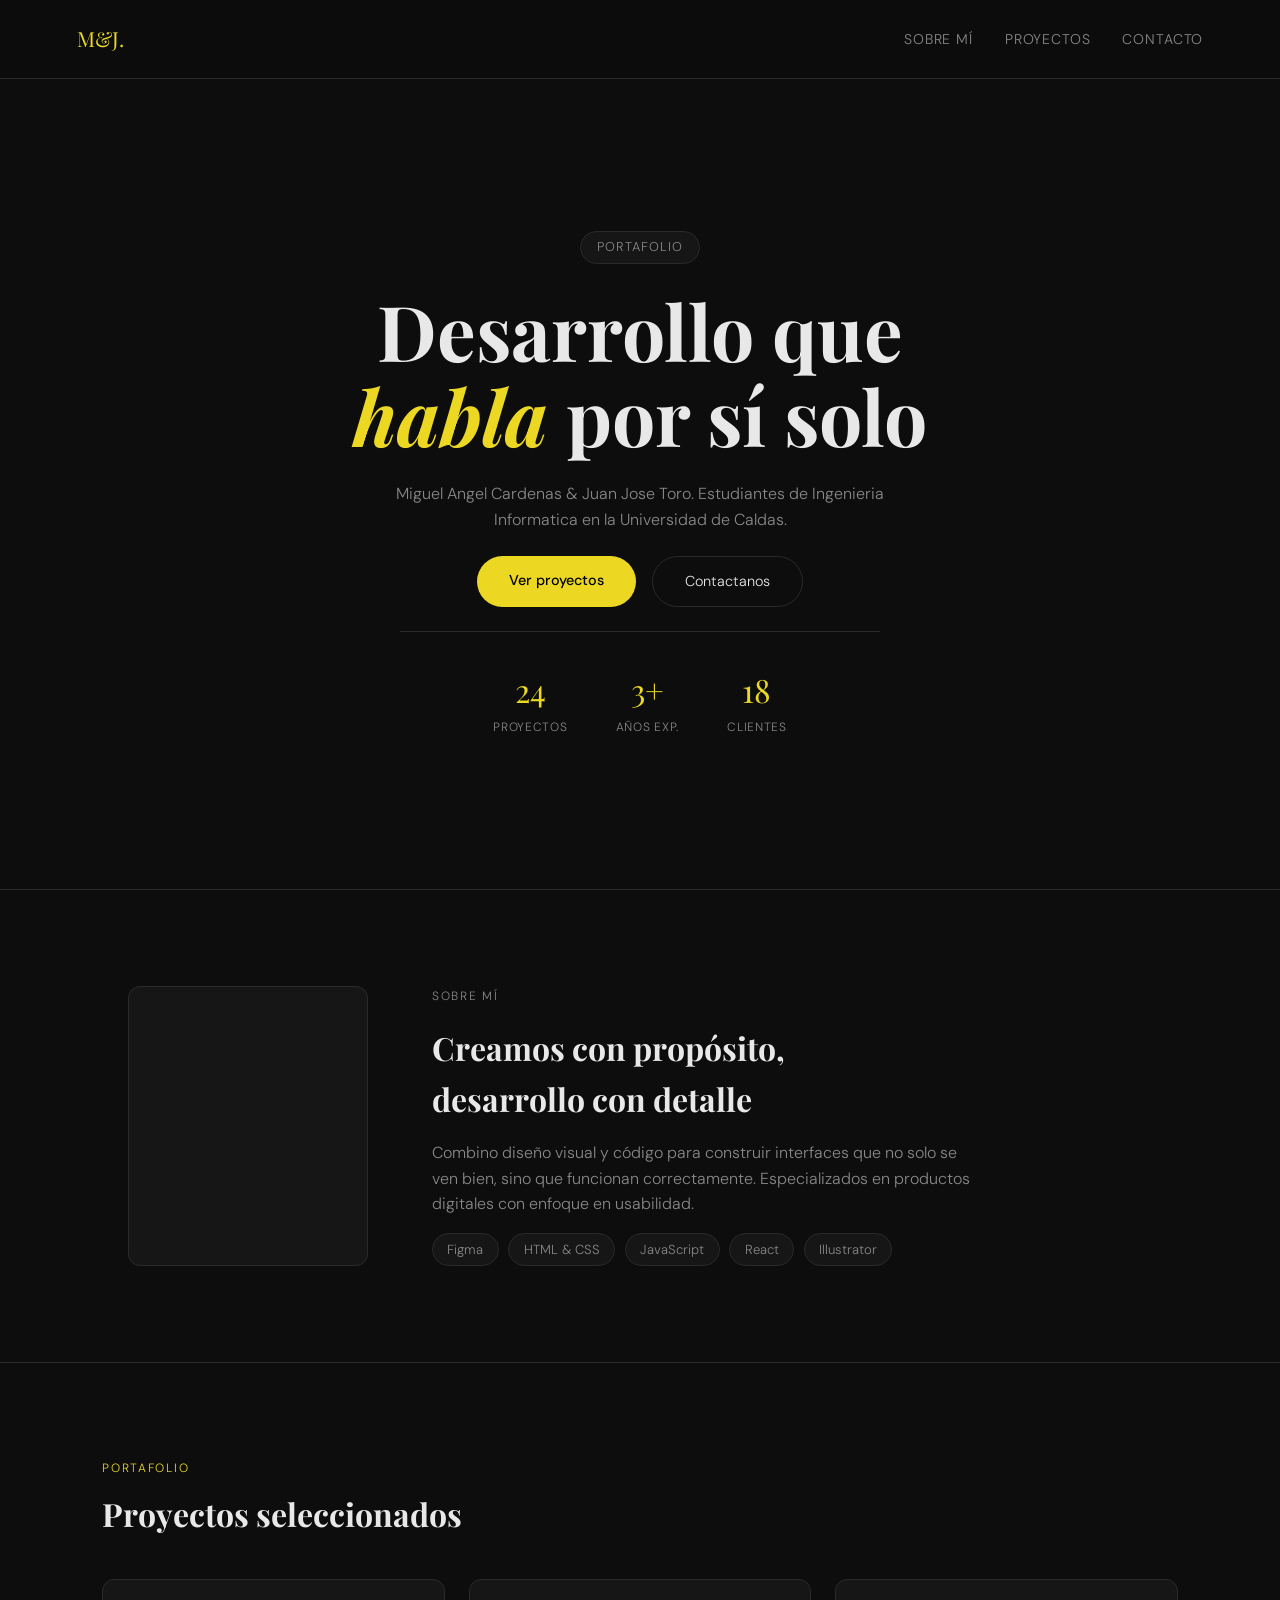
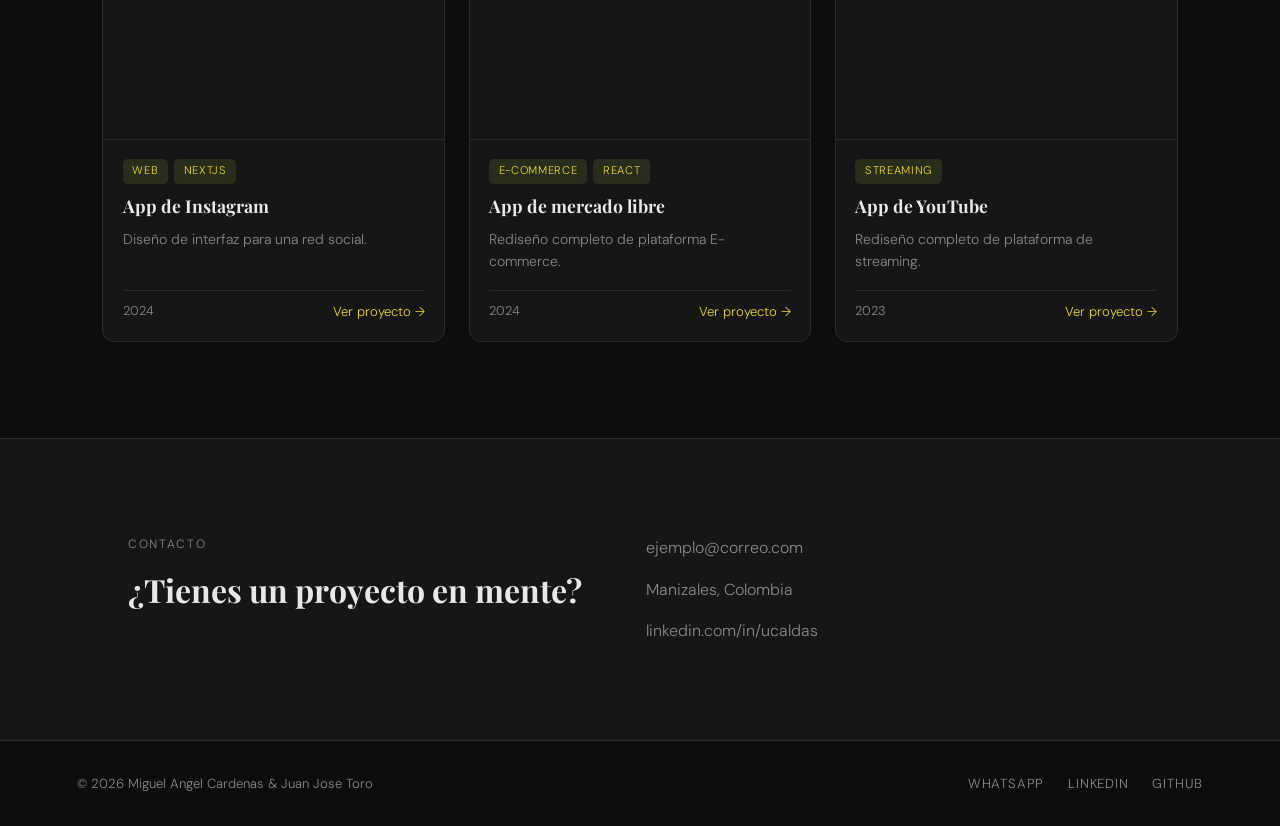
<file: expo/index.html>
<!DOCTYPE html>
<html lang="es">
<head>
  <meta charset="UTF-8" />
  <meta name="viewport" content="width=device-width, initial-scale=1.0"/>
  <title>Miguel Angel Cardenas & Juan Jose Toro — Portafolio</title>
  <link rel="preconnect" href="https://fonts.googleapis.com"/>
  <link href="https://fonts.googleapis.com/css2?family=Playfair+Display:ital,wght@0,700;1,400&family=DM+Sans:wght@300;400;500&display=swap" rel="stylesheet"/>
  <link rel="stylesheet" href="style.css">
</head>
<body>

  <!-- NAVBAR -->
  <nav class="navbar">
    <div class="nav-logo">M&J.</div>
    <ul class="nav-links">
      <li><a href="#sobre-mi">Sobre mí</a></li>
      <li><a href="#proyectos">Proyectos</a></li>
      <li><a href="#contacto">Contacto</a></li>
    </ul>
  </nav>

  <!-- HERO -->
  <section class="hero">
    <p class="hero-tag">Portafolio</p>
    <h1>Desarrollo que <em>habla</em> por sí solo</h1>
    <p class="hero-sub">
      Miguel Angel Cardenas & Juan Jose Toro. Estudiantes de Ingenieria Informatica en la 
      Universidad de Caldas.
    </p>
    <div class="hero-buttons">
      <a href="#proyectos" class="btn-primary">Ver proyectos</a>
      <a href="#contacto" class="btn-outline">Contactanos</a>
    </div>
    <div class="hero-stats">
      <div class="stat">
        <span class="stat-num">24</span>
        <span class="stat-label">Proyectos</span>
      </div>
      <div class="stat">
        <span class="stat-num">3+</span>
        <span class="stat-label">Años exp.</span>
      </div>
      <div class="stat">
        <span class="stat-num">18</span>
        <span class="stat-label">Clientes</span>
      </div>
    </div>
  </section>

  <!-- SOBRE MÍ -->
  <section class="about" id="sobre-mi">
    <div class="about-image"></div>
    <div class="about-text">
      <p class="section-label">Sobre mí</p>
      <h2>Creamos con propósito,<br/>desarrollo con detalle</h2>
      <p>
        Combino diseño visual y código para construir interfaces que no solo
        se ven bien, sino que funcionan correctamente. Especializados en
        productos digitales con enfoque en usabilidad.
      </p>
      <div class="skills">
        <span class="chip">Figma</span>
        <span class="chip">HTML & CSS</span>
        <span class="chip">JavaScript</span>
        <span class="chip">React</span>
        <span class="chip">Illustrator</span>
      </div>
    </div>
  </section>

  <!-- PROYECTOS -->
  <section class="projects" id="proyectos">
    <p class="section-label">Portafolio</p>
    <h2>Proyectos seleccionados</h2>

    <div class="cards-grid">

      <div class="card">
        <div class="card-thumb-ig"></div>
        <div class="card-body">
          <div class="card-tags">
            <span class="tag">Web</span>
            <span class="tag">NextJS</span>
          </div>
          <h3>App de Instagram</h3>
          <p>Diseño de interfaz para una red social.</p>
          <div class="card-footer">
            <span class="year">2024</span>
            <a href="#" class="card-link">Ver proyecto →</a>
          </div>
        </div>
      </div>

      <div class="card">
        <div class="card-thumb-v"></div>
        <div class="card-body">
          <div class="card-tags">
            <span class="tag">E-commerce</span>
            <span class="tag">React</span>
          </div>
          <h3>App de mercado libre</h3>
          <p>Rediseño completo de plataforma E-commerce.</p>
          <div class="card-footer">
            <span class="year">2024</span>
            <a href="#" class="card-link">Ver proyecto →</a>
          </div>
        </div>
      </div>

      <div class="card">
        <div class="card-thumb-youtube"></div>
        <div class="card-body">
          <div class="card-tags">
            <span class="tag">Streaming</span>
          </div>
          <h3>App de YouTube</h3>
          <p>Rediseño completo de plataforma de streaming.</p>
          <div class="card-footer">
            <span class="year">2023</span>
            <a href="#" class="card-link">Ver proyecto →</a>
          </div>
        </div>
      </div>

    </div>
  </section>

  <!-- CONTACTO -->
  <section class="contact" id="contacto">
    <div class="contact-text">
      <p class="section-label">Contacto</p>
      <h2>¿Tienes un proyecto en mente?</h2>
    </div>
    <div class="contact-info">
      <p>ejemplo@correo.com</p>
      <p>Manizales, Colombia</p>
      <p>linkedin.com/in/ucaldas</p>
    </div>
  </section>

  <!-- FOOTER -->
  <footer class="footer">
    <p>© 2026 Miguel Angel Cardenas & Juan Jose Toro</p>
    <div class="social-links">
      <a href="#">WhatsApp</a>
      <a href="#">LinkedIn</a>
      <a href="#">GitHub</a>
    </div>
  </footer>

</body>
</html>
</file>
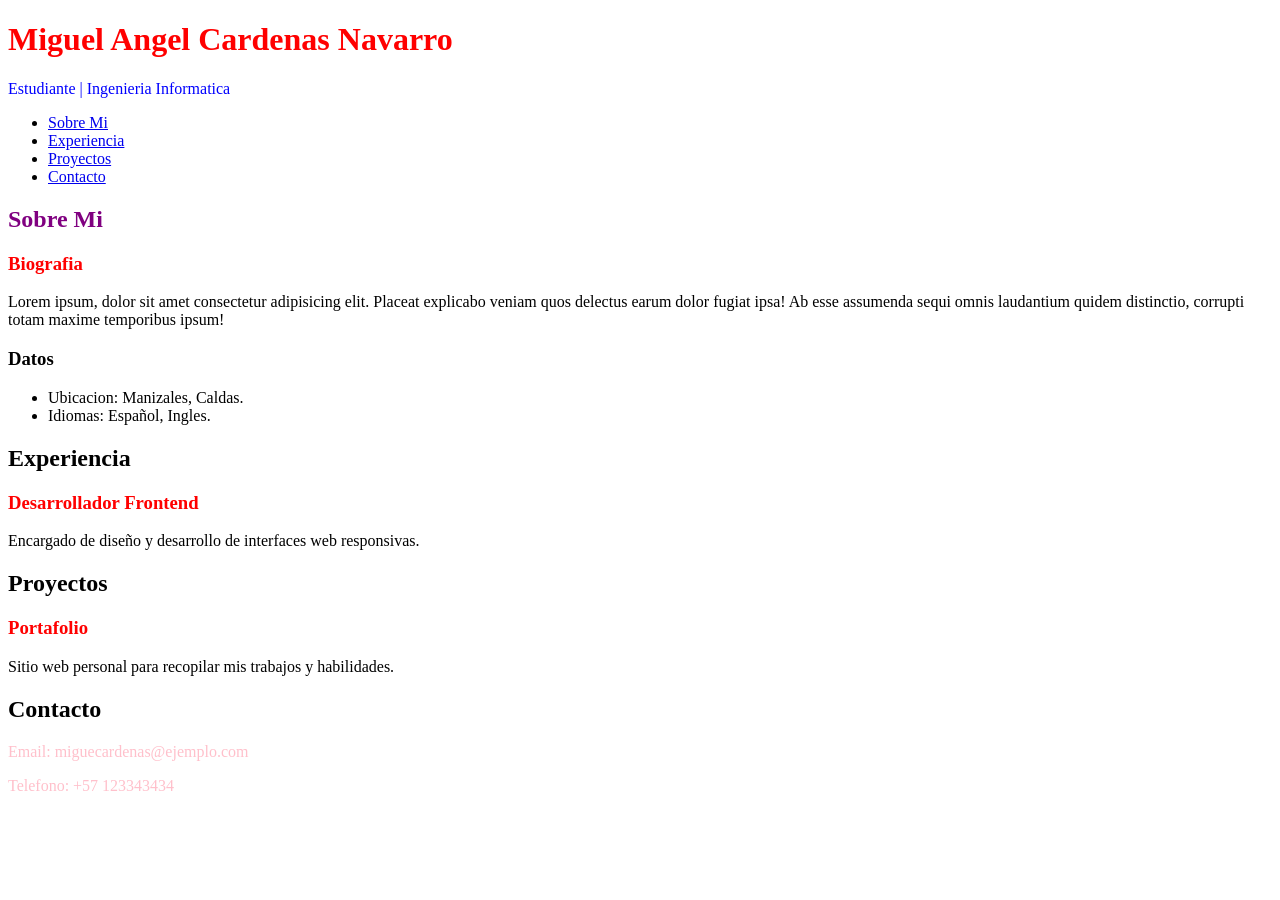
<file: HdV/index.html>
<!DOCTYPE html>
<html lang="en">
<head>
    <meta charset="UTF-8">
    <meta name="viewport" content="width=device-width, initial-scale=1.0">
    <title>Perfil Personal</title>
    <link rel="stylesheet" href="./index.css">
</head>
</head>
<body>
    <header>
        <h1>Miguel Angel Cardenas Navarro</h1>
        <p class="ejemplo">Estudiante | Ingenieria Informatica</p>
    </header>

    <nav>
        <ul>
            <li><a href="#sobre-mi">Sobre Mi</a></li>
            <li><a href="#experiencia">Experiencia</a></li>
            <li><a href="#proyectos">Proyectos</a></li>
            <li><a href="#contacto">Contacto</a></li>
        </ul>
    </nav>

    <main>
        <section id="sobre-mi">
            <h2 id="ejemplo2">Sobre Mi</h2>
            <article>
                <h3>Biografia</h3>
                <p>Lorem ipsum, dolor sit amet consectetur adipisicing elit. Placeat explicabo veniam quos delectus earum dolor fugiat ipsa! Ab esse assumenda sequi omnis laudantium quidem distinctio, corrupti totam maxime temporibus ipsum!</p>
            </article>
            <aside>
                <h3>Datos</h3>
                <ul>
                    <li>
                        Ubicacion: Manizales, Caldas.
                    </li>
                    <li>
                        Idiomas: Español, Ingles.
                    </li>
                </ul>
            </aside>
        </section>

        <section id="experiencia">
            <h2>Experiencia</h2>
            <article>
                <h3>Desarrollador Frontend</h3>
                <p>Encargado de diseño y desarrollo de interfaces web responsivas.</p>
            </article>
        </section>

        <section id="proyectos">
            <h2>Proyectos</h2>
            <article>
                <h3>Portafolio</h3>
                <p>Sitio web personal para recopilar mis trabajos y habilidades.</p>
            </article>
        </section>

        <footer class="contenedor1" id="contacto">
            <h2>Contacto</h2>
            <p>Email: miguecardenas@ejemplo.com</p>
            <p>Telefono: +57 123343434</p>
        </footer>
    </main>
</body>
</html>
</file>
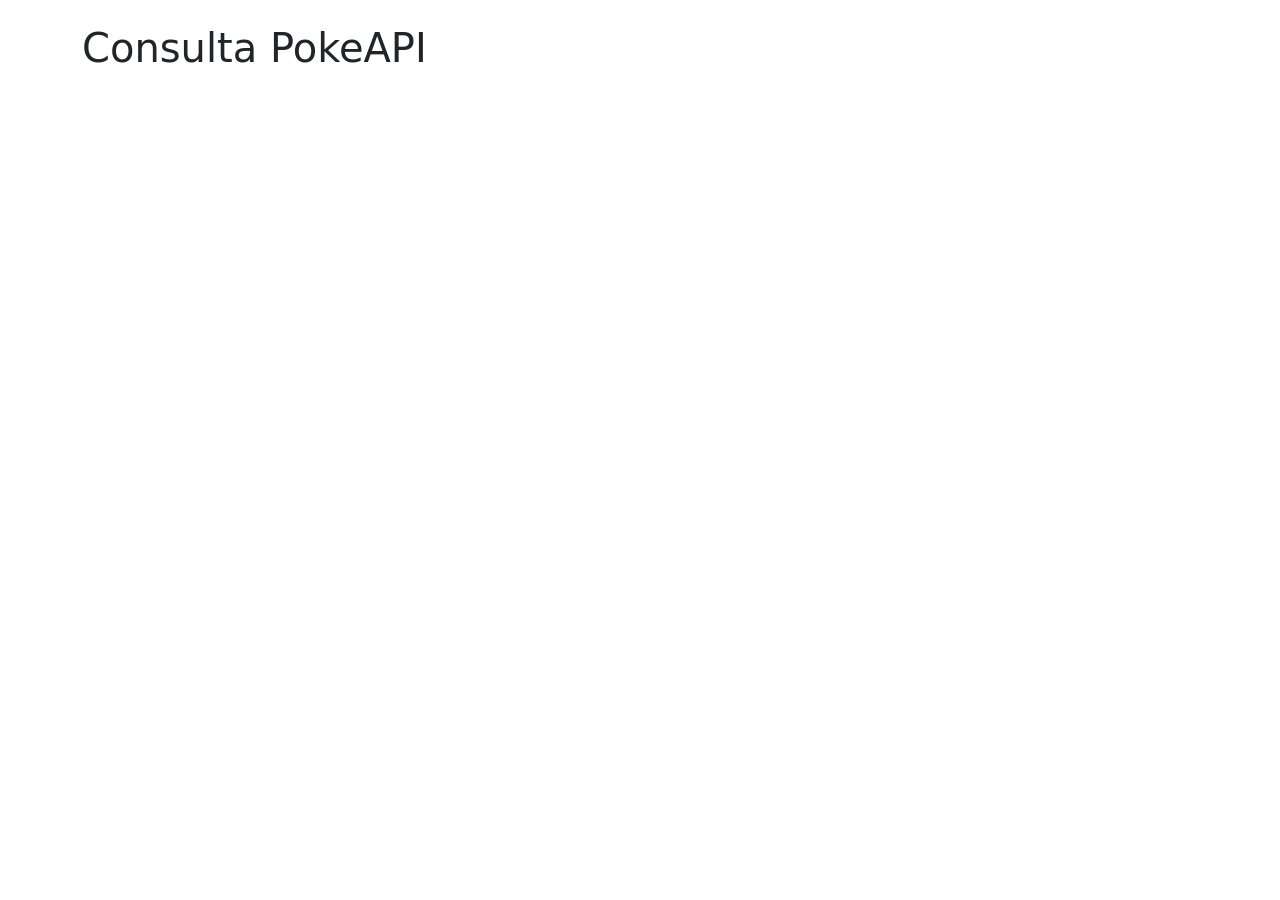
<file: poke_api/index.html>
<!DOCTYPE html>
<html lang="en">
<head>
    <meta charset="UTF-8">
    <meta name="viewport" content="width=device-width, initial-scale=1.0">
    <title>Document</title>
    <link rel="stylesheet" href="https://cdn.jsdelivr.net/npm/bootstrap@5.3.3/dist/css/bootstrap.min.css">
</head>
<body class="container mt-4">
    <h1 class="mb-3">Consulta PokeAPI</h1>

    <div id="pokemons" class="d-flex flex-wrap gap-3"></div>

    <script src="js/script.js"></script>
    <script src="https://cdn.jsdelivr.net/npm/bootstrap@5.3.3/dist/js/bootstrap.bundle.min.js"></script>
</body>
</html>
</file>
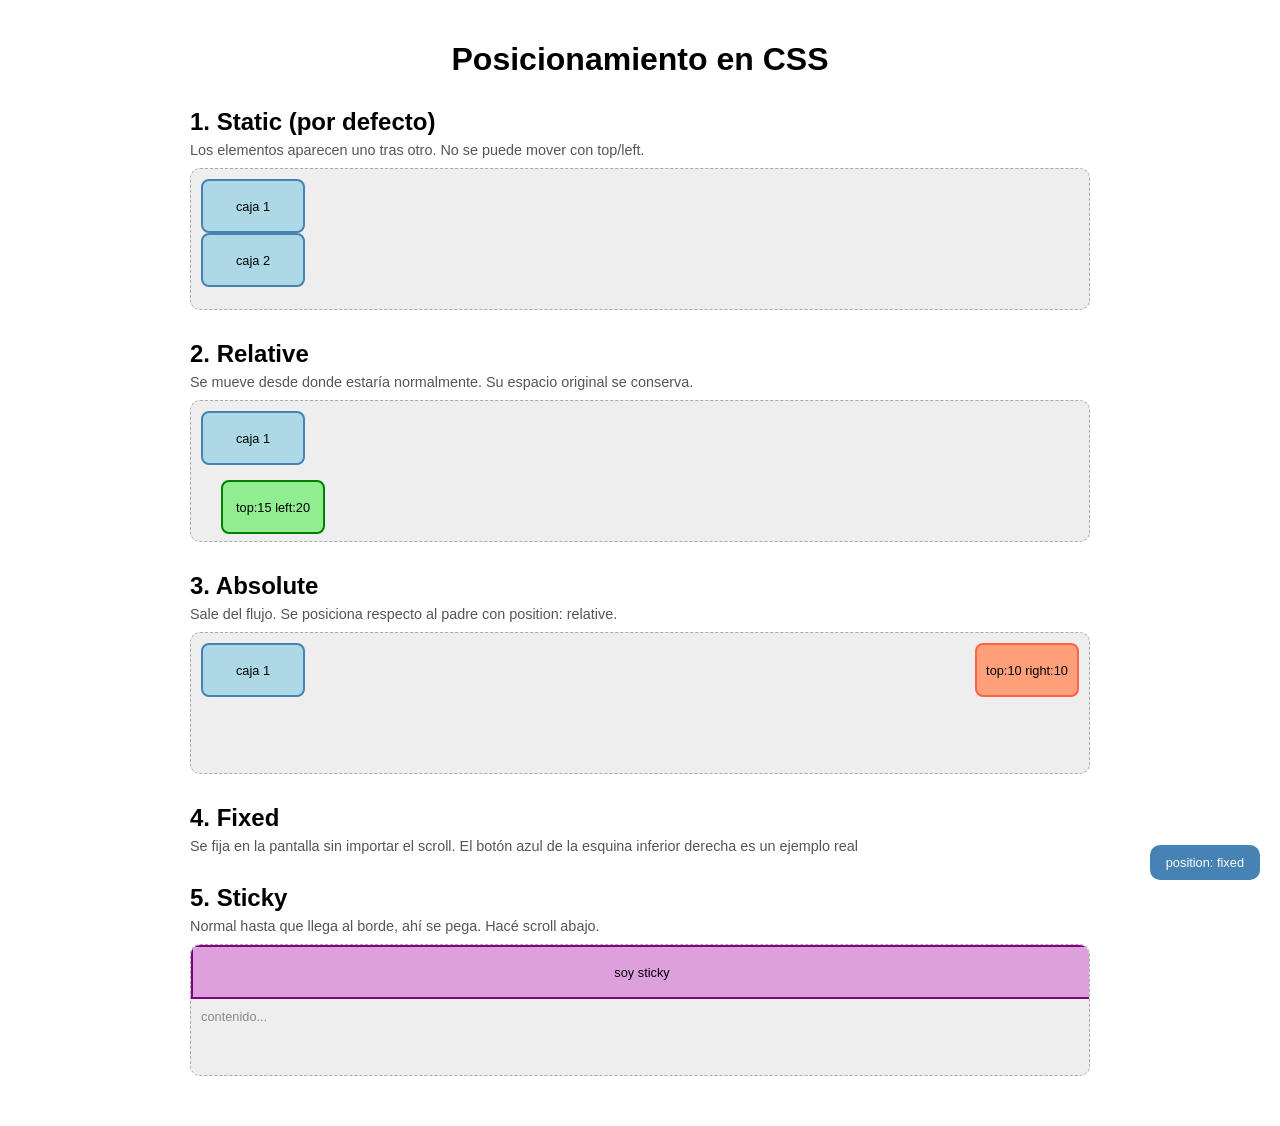
<file: posicionamiento/index.html>
<!DOCTYPE html>
<html lang="es">
<head>
<meta charset="UTF-8">
<title>Posicionamiento CSS</title>
<link rel="stylesheet" href="style.css">
</head>
<body>

<h1>Posicionamiento en CSS</h1>

<!-- STATIC -->
<div class="seccion">
  <h2>1. Static (por defecto)</h2>
  <p>Los elementos aparecen uno tras otro. No se puede mover con top/left.</p>
  <div class="contenedor">
    <div class="caja">caja 1</div>
    <div class="caja">caja 2</div>
  </div>
</div>

<!-- RELATIVE -->
<div class="seccion">
  <h2>2. Relative</h2>
  <p>Se mueve desde donde estaría normalmente. Su espacio original se conserva.</p>
  <div class="contenedor">
    <div class="caja">caja 1</div>
    <div class="caja rel">top:15 left:20</div>
  </div>
</div>

<!-- ABSOLUTE -->
<div class="seccion">
  <h2>3. Absolute</h2>
  <p>Sale del flujo. Se posiciona respecto al padre con position: relative.</p>
  <div class="contenedor">
    <div class="caja">caja 1</div>
    <div class="caja abs">top:10 right:10</div>
  </div>
</div>

<!-- FIXED -->
<div class="seccion">
  <h2>4. Fixed</h2>
  <p>Se fija en la pantalla sin importar el scroll. El botón azul de la esquina inferior derecha es un ejemplo real</p>
</div>

<!-- STICKY -->
<div class="seccion">
  <h2>5. Sticky</h2>
  <p>Normal hasta que llega al borde, ahí se pega. Hacé scroll abajo.</p>
  <div class="scroll-box">
    <div class="caja sticky">soy sticky</div>
    <div class="relleno">contenido...</div>
  </div>
</div>

<!-- FIXED REAL -->
<div class="fixed-real">position: fixed</div>

</body>
</html>
</file>
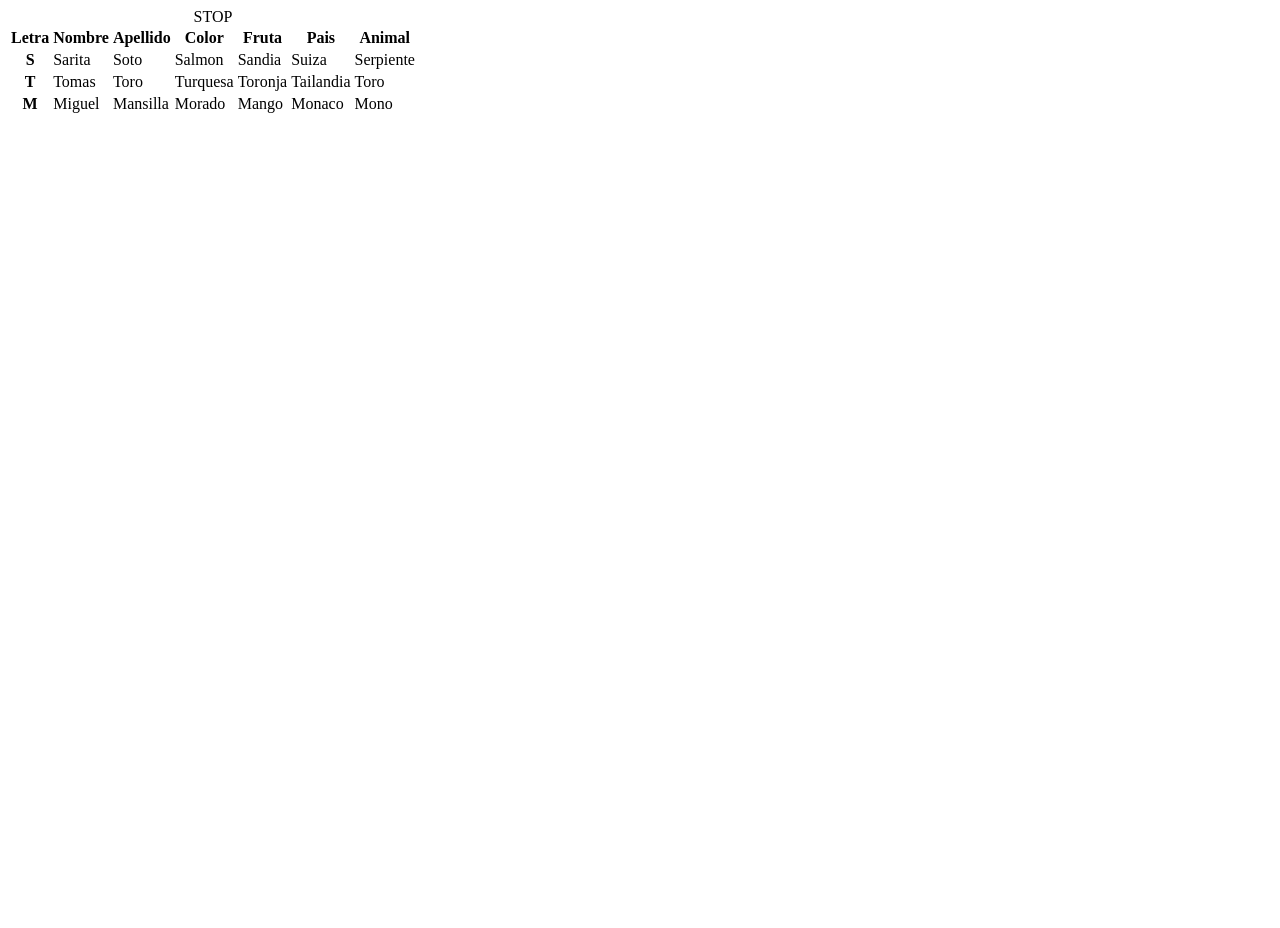
<file: tabla/index.html>
<!DOCTYPE html>
<html lang="en">
<head>
    <meta charset="UTF-8">
    <meta name="viewport" content="width=device-width, initial-scale=1.0">
    <title>Ejercicio tablas</title>
<body>

    <table>
        <caption>STOP</caption> 
        <thead> 
            <tr>
                <th scope="col">Letra</th>
                <th scope="col">Nombre</th>
                <th scope="col">Apellido</th>
                <th scope="col">Color</th>
                <th scope="col">Fruta</th>
                <th scope="col">Pais</th>
                <th scope="col">Animal</th>
            </tr>
        </thead>
        <tbody>
            <tr>
                <th scope="row">S</th> 
                <td>Sarita</td> 
                <td>Soto</td>
                <td>Salmon</td>
                <td>Sandia</td>
                <td>Suiza</td>
                <td>Serpiente</td>
            </tr>
            <tr>
                <th scope="row">T</th>
                <td>Tomas</td>
                <td>Toro</td>
                <td>Turquesa</td>
                <td>Toronja</td>
                <td>Tailandia</td>
                <td>Toro</td>
            </tr>
            <tr>
                <th scope="row">M</th> 
                <td>Miguel</td>
                <td>Mansilla</td>
                <td>Morado</td>
                <td>Mango</td>
                <td>Monaco</td>
                <td>Mono</td>
            </tr>
        </tbody>
    </table>

    <iframe src="https://www.ucaldas.edu.co/portal/" width="100%" height="800" frameborder="0"></iframe> 
</body>
</html>
</file>
<file: expo/style.css>
/* ============================================================
       VARIABLES Y RESET
       ============================================================ */

    :root {
      --bg:       #0d0d0d;
      --surface:  #161616;
      --border:   #2a2a2a;
      --accent:   #ecd823;
      --text:     #e8e8e8;
      --text-dim: #888;
      --radius:   12px;
    }

    * {
      box-sizing: border-box;
      margin: 0;
      padding: 0;
    }

    body {
      background-color: var(--bg);
      color: var(--text);
      font-family: 'DM Sans', sans-serif;
      font-weight: 300;
      line-height: 1.6;
    }

    h1, h2, h3 {
      font-family: 'Playfair Display', serif;
    }

    a {
      text-decoration: none;
    }


    /* ============================================================
       NAVBAR
       Flex en fila: logo a la izquierda, links a la derecha
       ============================================================ */

    .navbar {
      display: flex;
      flex-direction: row;
      align-items: center;
      justify-content: space-between;

      padding: 1.4rem 6%;
      background-color: rgba(13, 13, 13, 0.95);
      border-bottom: 1px solid var(--border);
      position: sticky;
      top: 0;
      z-index: 100;
    }

    .nav-logo {
      font-family: 'Playfair Display', serif;
      font-size: 1.3rem;
      color: var(--accent);
    }

    .nav-links {
      display: flex;
      flex-direction: row;
      gap: 2rem;
      list-style: none;
    }

    .nav-links a {
      color: var(--text-dim);
      font-size: 0.88rem;
      text-transform: uppercase;
      letter-spacing: 0.06em;
      transition: color 0.2s;
    }

    .nav-links a:hover {
      color: var(--accent);
    }


    /* ============================================================
       HERO
       Flex en columna: todo apilado y centrado
       ============================================================ */

    .hero {
      display: flex;
      flex-direction: column;
      align-items: center;
      justify-content: center;

      min-height: 90vh;
      padding: 4rem 6%;
      text-align: center;
      gap: 1.5rem;
    }

    .hero-tag {
      background-color: var(--surface);
      border: 1px solid var(--border);
      color: var(--text-dim);
      padding: 0.35rem 1rem;
      border-radius: 2rem;
      font-size: 0.8rem;
      letter-spacing: 0.08em;
      text-transform: uppercase;
    }

    .hero h1 {
      font-size: clamp(2.4rem, 6vw, 5rem);
      line-height: 1.1;
      max-width: 14ch;
    }

    .hero h1 em {
      font-style: italic;
      color: var(--accent);
    }

    .hero-sub {
      color: var(--text-dim);
      max-width: 46ch;
      font-size: 1rem;
    }

    /* Flex en fila: dos botones uno al lado del otro */
    .hero-buttons {
      display: flex;
      flex-direction: row;
      gap: 1rem;
    }

    /* Flex en fila: tres métricas separadas */
    .hero-stats {
      display: flex;
      flex-direction: row;
      gap: 3rem;

      padding-top: 2rem;
      border-top: 1px solid var(--border);
      width: 100%;
      max-width: 480px;
      justify-content: center;
    }

    /* Cada stat: flex en columna */
    .stat {
      display: flex;
      flex-direction: column;
      align-items: center;
      gap: 0.2rem;
    }

    .stat-num {
      font-family: 'Playfair Display', serif;
      font-size: 2rem;
      color: var(--accent);
    }

    .stat-label {
      font-size: 0.75rem;
      color: var(--text-dim);
      text-transform: uppercase;
      letter-spacing: 0.06em;
    }


    /* ============================================================
       BOTONES
       ============================================================ */

    .btn-primary {
      background-color: var(--accent);
      color: #000;
      border: none;
      padding: 0.8rem 2rem;
      border-radius: 2rem;
      font-size: 0.9rem;
      font-weight: 500;
      cursor: pointer;
      transition: opacity 0.2s;
    }

    .btn-primary:hover {
      opacity: 0.8;
    }

    .btn-outline {
      background-color: transparent;
      color: var(--text);
      border: 1px solid var(--border);
      padding: 0.8rem 2rem;
      border-radius: 2rem;
      font-size: 0.9rem;
      cursor: pointer;
      transition: border-color 0.2s;
    }

    .btn-outline:hover {
      border-color: var(--accent);
    }


    /* ============================================================
       SOBRE MÍ
       Flex en fila: imagen a la izquierda, texto a la derecha
       ============================================================ */

    .about {
      display: flex;
      flex-direction: row;
      align-items: center;
      gap: 4rem;

      padding: 6rem 10%;
      border-top: 1px solid var(--border);
    }

    .about-image {
      flex-shrink: 0;
      width: 240px;
      height: 280px;
      background-color: var(--surface);
      border: 1px solid var(--border);
      border-radius: var(--radius);
      display: flex;
      align-items: center;
      justify-content: center;
      font-size: 4rem;
    }

    .about-text h2 {
      font-size: 2rem;
      margin-bottom: 1rem;
    }

    .about-text p {
      color: var(--text-dim);
      max-width: 50ch;
      margin-bottom: 1rem;
    }

    /* Flex en fila con wrap: chips que fluyen en varias líneas */
    .skills {
      display: flex;
      flex-direction: row;
      flex-wrap: wrap;
      gap: 0.6rem;
      margin-top: 1rem;
    }

    .chip {
      background-color: var(--surface);
      border: 1px solid var(--border);
      color: var(--text-dim);
      padding: 0.3rem 0.9rem;
      border-radius: 2rem;
      font-size: 0.82rem;
    }


    /* ============================================================
       PROYECTOS — GRID DE TARJETAS
       Flex con wrap: tarjetas que se acomodan en filas automáticamente
       ============================================================ */

    .projects {
      padding: 6rem 8%;
      border-top: 1px solid var(--border);
    }

    .projects h2 {
      font-size: 2rem;
      margin-bottom: 2.5rem;
    }

    /* Contenedor: flex wrap simula un grid de 3 columnas */
    .cards-grid {
      display: flex;
      flex-direction: row;
      flex-wrap: wrap;
      gap: 1.5rem;
    }

    /* Cada tarjeta ocupa 1/3 del ancho disponible */
    .card {
      flex: 1 1 calc(33.333% - 1.5rem);
      min-width: 240px;

      background-color: var(--surface);
      border: 1px solid var(--border);
      border-radius: var(--radius);
      overflow: hidden;

      display: flex;
      flex-direction: column;

      transition: transform 0.2s, border-color 0.2s;
    }

    .card:hover {
      transform: translateY(-5px);
      border-color: #3a3a3a;
    }

    .card-thumb-ig {
      height: 160px;
      background-image: url("https://cdn.dribbble.com/userupload/42045831/file/original-ee5df17efa4dfdd41b29f7aa39f27e1f.jpg");
      background-size: cover;
      /* background-color: var(--bg); */
      border-bottom: 1px solid var(--border);
      display: flex;
      align-items: center;
      justify-content: center;
      font-size: 2.5rem;
    }

    .card-thumb-v {
      height: 160px;
      background-image: url("https://marketersbyadlatina.com/uploads/img/-9509-ML-seccion.jpg");
      background-size: cover;
      /* background-color: var(--bg); */
      border-bottom: 1px solid var(--border);
      display: flex;
      align-items: center;
      justify-content: center;
      font-size: 2.5rem;
    }

    .card-thumb-youtube {
      height: 160px;
      background-image: url("https://m.media-amazon.com/images/I/814tB5cCBhL.jpg");
      background-size: cover;
      /* background-color: var(--bg); */
      border-bottom: 1px solid var(--border);
      display: flex;
      align-items: center;
      justify-content: center;
      font-size: 2.5rem;
    }

    .card-body {
      padding: 1.2rem;
      display: flex;
      flex-direction: column;
      flex: 1;
      gap: 0.5rem;
    }

    /* Tags: flex en fila */
    .card-tags {
      display: flex;
      flex-direction: row;
      flex-wrap: wrap;
      gap: 0.4rem;
    }

    .tag {
      background-color: rgba(200, 240, 77, 0.1);
      color: var(--accent);
      font-size: 0.7rem;
      padding: 0.2rem 0.6rem;
      border-radius: 0.3rem;
      text-transform: uppercase;
      letter-spacing: 0.06em;
    }

    .card-body h3 {
      font-size: 1.1rem;
    }

    .card-body p {
      color: var(--text-dim);
      font-size: 0.88rem;
      flex: 1;
    }

    /* Footer de tarjeta: flex en fila, separado */
    .card-footer {
      display: flex;
      flex-direction: row;
      align-items: center;
      justify-content: space-between;

      margin-top: 0.6rem;
      padding-top: 0.6rem;
      border-top: 1px solid var(--border);
    }

    .year {
      color: var(--text-dim);
      font-size: 0.8rem;
    }

    .card-link {
      color: var(--accent);
      font-size: 0.82rem;
      transition: letter-spacing 0.2s;
    }

    .card-link:hover {
      letter-spacing: 0.04em;
    }


    /* ============================================================
       CONTACTO
       Flex en fila: texto a la izquierda, formulario a la derecha
       ============================================================ */

    .contact {
      display: flex;
      flex-direction: row;
      align-items: flex-start;
      gap: 4rem;

      padding: 6rem 10%;
      border-top: 1px solid var(--border);
      background-color: var(--surface);
    }

    .contact-text h2 {
      font-size: 2rem;
      margin-bottom: 0.8rem;
    }

    .contact-text p {
      color: var(--text-dim);
      max-width: 36ch;
    }

    /* Info de contacto: flex en columna */
    .contact-info {
      display: flex;
      flex-direction: column;
      gap: 1rem;
      justify-content: center;
    }

    .contact-info p {
      color: var(--text-dim);
      font-size: 1rem;
    }


    /* ============================================================
       FOOTER
       Flex en fila: copyright a la izquierda, redes a la derecha
       ============================================================ */

    .footer {
      display: flex;
      flex-direction: row;
      align-items: center;
      justify-content: space-between;

      padding: 2rem 6%;
      border-top: 1px solid var(--border);
    }

    .footer p {
      color: var(--text-dim);
      font-size: 0.82rem;
    }

    /* Links sociales: flex en fila */
    .social-links {
      display: flex;
      flex-direction: row;
      gap: 1.5rem;
    }

    .social-links a {
      color: var(--text-dim);
      font-size: 0.82rem;
      text-transform: uppercase;
      letter-spacing: 0.06em;
      transition: color 0.2s;
    }

    .social-links a:hover {
      color: var(--accent);
    }


    /* ============================================================
       ETIQUETA DE SECCIÓN (reutilizable)
       ============================================================ */

    .section-label {
      font-size: 0.75rem;
      letter-spacing: 0.14em;
      text-transform: uppercase;
      color: var(--accent);
      margin-bottom: 0.6rem;
    }


    /* ============================================================
       RESPONSIVE
       ============================================================ */

    @media (max-width: 768px) {
      .nav-links { display: none; }

      .about {
        flex-direction: column;
        padding: 4rem 6%;
      }
      .about-image {
        width: 100%;
        height: 200px;
      }

      .card { flex: 1 1 100%; }

      .contact {
        flex-direction: column;
        padding: 4rem 6%;
      }
      .contact-form { max-width: 100%; }
      .form-row { flex-direction: column; }

      .footer {
        flex-direction: column;
        gap: 1rem;
        text-align: center;
      }
    }
</file>
<file: HdV/index.css>
* {
    font-family: 'Segoe UI';
}

h1 {
    color: red;
}

.ejemplo {
    color: blue;
}

#ejemplo2 {
    color: purple;
}

article h3 {
    color: red;
}

.contenedor1 > p {
    color: pink;
}
</file>
<file: posicionamiento/style.css>
body { 
    font-family: Arial, 
    sans-serif; 
    padding: 20px; 
    max-width: 900px; 
    margin: 0 auto; 
}

h1 { text-align: center; }

.seccion { margin: 30px 0; }
.seccion h2 { margin-bottom: 6px; }
.seccion p  { margin: 0 0 10px; font-size: 0.9rem; color: #555; }

.caja {
width: 100px;
height: 50px;
background: lightblue;
border: 2px solid steelblue;
border-radius: 8px;
display: flex;
align-items: center;
justify-content: center;
font-size: 0.8rem;
}

.contenedor {
background: #eee;
border: 1px dashed #aaa;
border-radius: 10px;
padding: 10px;
height: 120px;
position: relative;
}

.rel {
position: relative;
top: 15px;
left: 20px;
background: lightgreen;
border-color: green;
}

.abs {
position: absolute;
top: 10px;
right: 10px;
background: lightsalmon;
border-color: tomato;
}

/* fixed real */
.fixed-real {
position: fixed;
bottom: 20px;
right: 20px;
background: steelblue;
color: white;
padding: 10px 16px;
border-radius: 10px;
font-size: 0.8rem;
}

/* sticky */
.scroll-box {
height: 130px;
overflow-y: scroll;
border: 1px dashed #aaa;
border-radius: 10px;
background: #eee;
}
.sticky {
position: sticky;
top: 0;
width: 100%;
background: plum;
border-color: purple;
border-radius: 0;
}
.relleno {
height: 300px;
padding: 10px;
font-size: 0.8rem;
color: #888;
}
</file>
